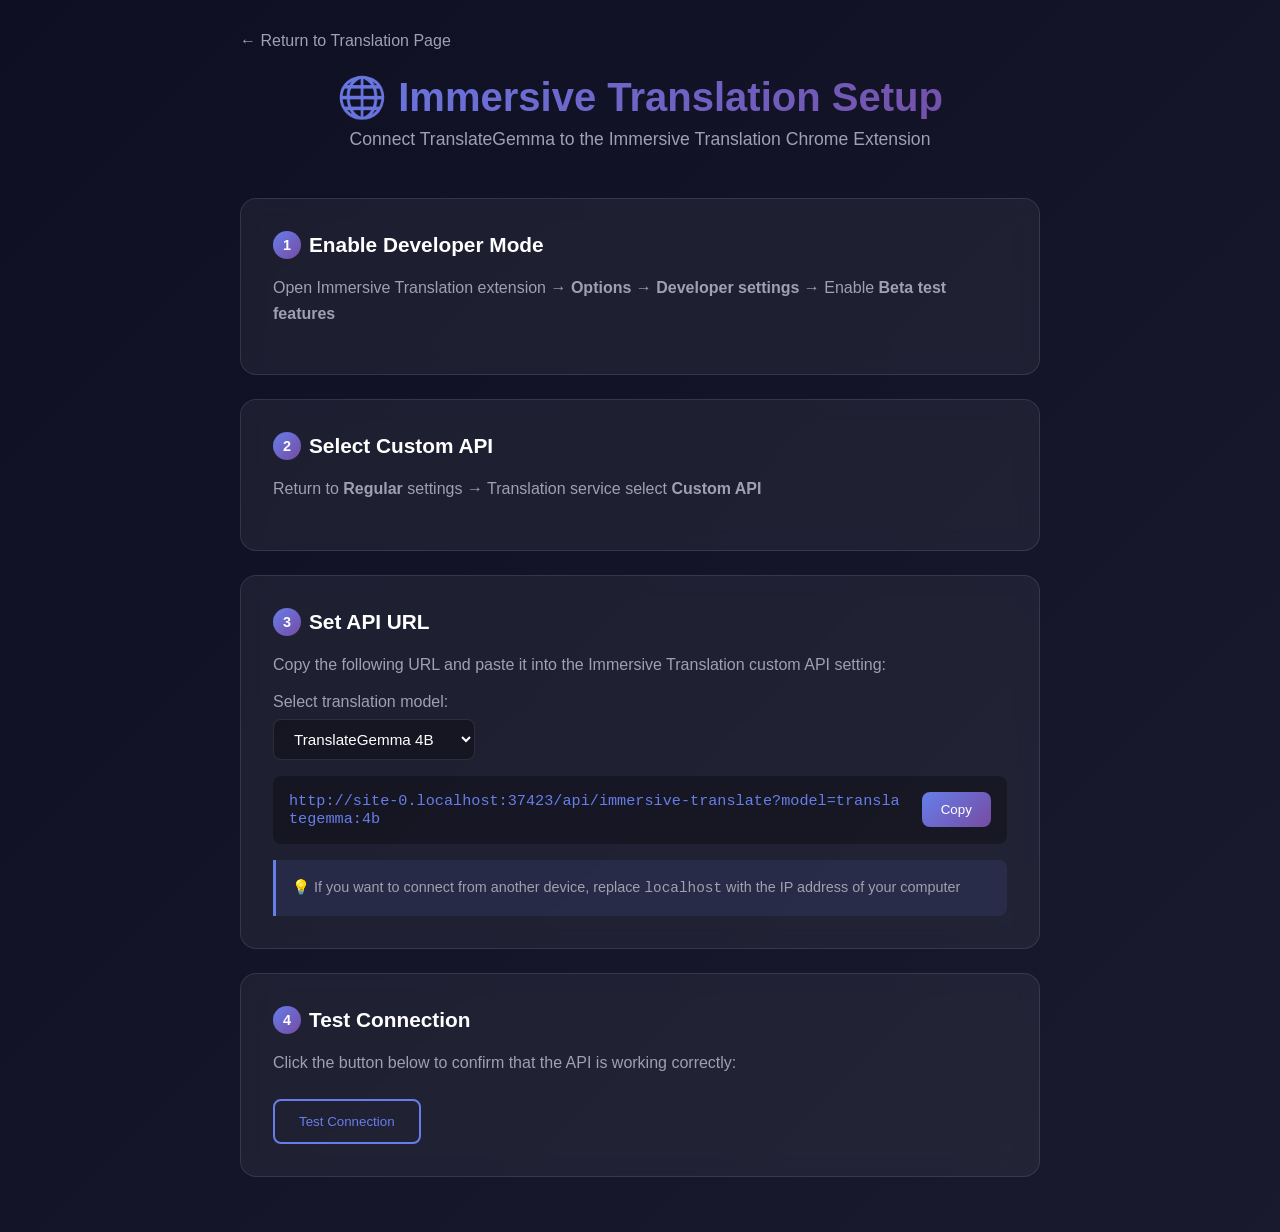
<file: app/static/immersive-config.html>
<!DOCTYPE html>
<html lang="en">

<head>
    <meta charset="UTF-8">
    <meta name="viewport" content="width=device-width, initial-scale=1.0">
    <title>Immersive Translation Setup</title>
    <style>
        :root {
            --bg-primary: #0f0f23;
            --bg-secondary: #1a1a2e;
            --bg-card: rgba(255, 255, 255, 0.05);
            --accent: #667eea;
            --accent-secondary: #764ba2;
            --text-primary: #ffffff;
            --text-secondary: #a0a0b0;
            --success: #10b981;
            --border: rgba(255, 255, 255, 0.1);
        }

        * {
            margin: 0;
            padding: 0;
            box-sizing: border-box;
        }

        body {
            font-family: 'Inter', -apple-system, BlinkMacSystemFont, sans-serif;
            background: linear-gradient(135deg, var(--bg-primary) 0%, var(--bg-secondary) 100%);
            color: var(--text-primary);
            min-height: 100vh;
            padding: 2rem;
        }

        .container {
            max-width: 800px;
            margin: 0 auto;
        }

        header {
            text-align: center;
            margin-bottom: 3rem;
        }

        h1 {
            font-size: 2.5rem;
            background: linear-gradient(135deg, var(--accent), var(--accent-secondary));
            -webkit-background-clip: text;
            -webkit-text-fill-color: transparent;
            background-clip: text;
            margin-bottom: 0.5rem;
        }

        .subtitle {
            color: var(--text-secondary);
            font-size: 1.1rem;
        }

        .card {
            background: var(--bg-card);
            backdrop-filter: blur(10px);
            border: 1px solid var(--border);
            border-radius: 16px;
            padding: 2rem;
            margin-bottom: 1.5rem;
        }

        .card h2 {
            font-size: 1.3rem;
            margin-bottom: 1rem;
            display: flex;
            align-items: center;
            gap: 0.5rem;
        }

        .step-number {
            background: linear-gradient(135deg, var(--accent), var(--accent-secondary));
            width: 28px;
            height: 28px;
            border-radius: 50%;
            display: flex;
            align-items: center;
            justify-content: center;
            font-size: 0.9rem;
            font-weight: 600;
        }

        .card p {
            color: var(--text-secondary);
            line-height: 1.6;
            margin-bottom: 1rem;
        }

        .url-box {
            background: rgba(0, 0, 0, 0.3);
            border-radius: 8px;
            padding: 1rem;
            display: flex;
            align-items: center;
            gap: 1rem;
            margin-top: 1rem;
        }

        .url-box code {
            flex: 1;
            font-family: 'JetBrains Mono', monospace;
            font-size: 0.95rem;
            color: var(--accent);
            word-break: break-all;
        }

        .copy-btn {
            background: linear-gradient(135deg, var(--accent), var(--accent-secondary));
            border: none;
            padding: 0.6rem 1.2rem;
            border-radius: 8px;
            color: white;
            cursor: pointer;
            font-weight: 500;
            transition: transform 0.2s, box-shadow 0.2s;
        }

        .copy-btn:hover {
            transform: translateY(-2px);
            box-shadow: 0 4px 15px rgba(102, 126, 234, 0.4);
        }

        .copy-btn.copied {
            background: var(--success);
        }

        .test-section {
            margin-top: 1.5rem;
        }

        .test-btn {
            background: transparent;
            border: 2px solid var(--accent);
            padding: 0.8rem 1.5rem;
            border-radius: 8px;
            color: var(--accent);
            cursor: pointer;
            font-weight: 500;
            transition: all 0.2s;
        }

        .test-btn:hover {
            background: var(--accent);
            color: white;
        }

        .test-result {
            margin-top: 1rem;
            padding: 1rem;
            border-radius: 8px;
            display: none;
        }

        .test-result.success {
            display: block;
            background: rgba(16, 185, 129, 0.2);
            border: 1px solid var(--success);
            color: var(--success);
        }

        .test-result.error {
            display: block;
            background: rgba(239, 68, 68, 0.2);
            border: 1px solid #ef4444;
            color: #ef4444;
        }

        .model-select {
            margin-top: 1rem;
        }

        .model-select label {
            display: block;
            color: var(--text-secondary);
            margin-bottom: 0.5rem;
        }

        .model-select select {
            background: rgba(0, 0, 0, 0.3);
            border: 1px solid var(--border);
            padding: 0.6rem 1rem;
            border-radius: 8px;
            color: var(--text-primary);
            font-size: 0.95rem;
            cursor: pointer;
        }

        .back-link {
            display: inline-flex;
            align-items: center;
            gap: 0.5rem;
            color: var(--text-secondary);
            text-decoration: none;
            margin-bottom: 1.5rem;
            transition: color 0.2s;
        }

        .back-link:hover {
            color: var(--accent);
        }

        .note {
            background: rgba(102, 126, 234, 0.1);
            border-left: 3px solid var(--accent);
            padding: 1rem;
            border-radius: 0 8px 8px 0;
            margin-top: 1rem;
        }

        .note p {
            margin-bottom: 0;
            color: var(--text-secondary);
            font-size: 0.9rem;
        }
    </style>
</head>

<body>
    <div class="container">
        <a href="/" class="back-link">← Return to Translation Page</a>

        <header>
            <h1>🌐 Immersive Translation Setup</h1>
            <p class="subtitle">Connect TranslateGemma to the Immersive Translation Chrome Extension</p>
        </header>

        <div class="card">
            <h2><span class="step-number">1</span> Enable Developer Mode</h2>
            <p>Open Immersive Translation extension → <strong>Options</strong> → <strong>Developer settings</strong> → Enable <strong>Beta test features</strong></p>
        </div>

        <div class="card">
            <h2><span class="step-number">2</span> Select Custom API</h2>
            <p>Return to <strong>Regular</strong> settings → Translation service select <strong>Custom API</strong></p>
        </div>

        <div class="card">
            <h2><span class="step-number">3</span> Set API URL</h2>
            <p>Copy the following URL and paste it into the Immersive Translation custom API setting:</p>

            <div class="model-select">
                <label for="model">Select translation model:</label>
                <select id="model">
                    <option value="translategemma:4b">TranslateGemma 4B</option>
                    <option value="translategemma:12b">TranslateGemma 12B</option>
                </select>
            </div>

            <div class="url-box">
                <code id="apiUrl"></code>
                <button class="copy-btn" onclick="copyUrl()">Copy</button>
            </div>

            <div class="note">
                <p>💡 If you want to connect from another device, replace <code>localhost</code> with the IP address of your computer</p>
            </div>
        </div>

        <div class="card">
            <h2><span class="step-number">4</span> Test Connection</h2>
            <p>Click the button below to confirm that the API is working correctly:</p>

            <div class="test-section">
                <button class="test-btn" onclick="testConnection()">Test Connection</button>
                <div id="testResult" class="test-result"></div>
            </div>
        </div>
    </div>

    <script>
        const modelSelect = document.getElementById('model');
        const apiUrlElement = document.getElementById('apiUrl');

        function updateUrl() {
            const model = modelSelect.value;
            const baseUrl = `${window.location.protocol}//${window.location.host}`;
            apiUrlElement.textContent = `${baseUrl}/api/immersive-translate?model=${model}`;
        }

        modelSelect.addEventListener('change', updateUrl);
        updateUrl();

        function copyUrl() {
            const url = apiUrlElement.textContent;
            navigator.clipboard.writeText(url).then(() => {
                const btn = document.querySelector('.copy-btn');
                btn.textContent = 'Copied!';
                btn.classList.add('copied');
                setTimeout(() => {
                    btn.textContent = 'Copy';
                    btn.classList.remove('copied');
                }, 2000);
            });
        }

        async function testConnection() {
            const resultDiv = document.getElementById('testResult');
            resultDiv.className = 'test-result';
            resultDiv.style.display = 'block';
            resultDiv.textContent = 'Testing...';

            try {
                const response = await fetch('/api/immersive-translate', {
                    method: 'POST',
                    headers: { 'Content-Type': 'application/json' },
                    body: JSON.stringify({
                        source_lang: 'en',
                        target_lang: 'th',
                        text_list: ['Hello']
                    })
                });

                if (response.ok) {
                    const data = await response.json();
                    if (data.translations && data.translations.length > 0) {
                        resultDiv.className = 'test-result success';
                        resultDiv.textContent = `✓ Connection successful! Test translation: "Hello" → "${data.translations[0].text}"`;
                    } else {
                        throw new Error('Invalid response format');
                    }
                } else {
                    throw new Error(`HTTP ${response.status}`);
                }
            } catch (error) {
                resultDiv.className = 'test-result error';
                resultDiv.textContent = `✗ Connection failed: ${error.message}`;
            }
        }
    </script>
</body>

</html>
</file>
